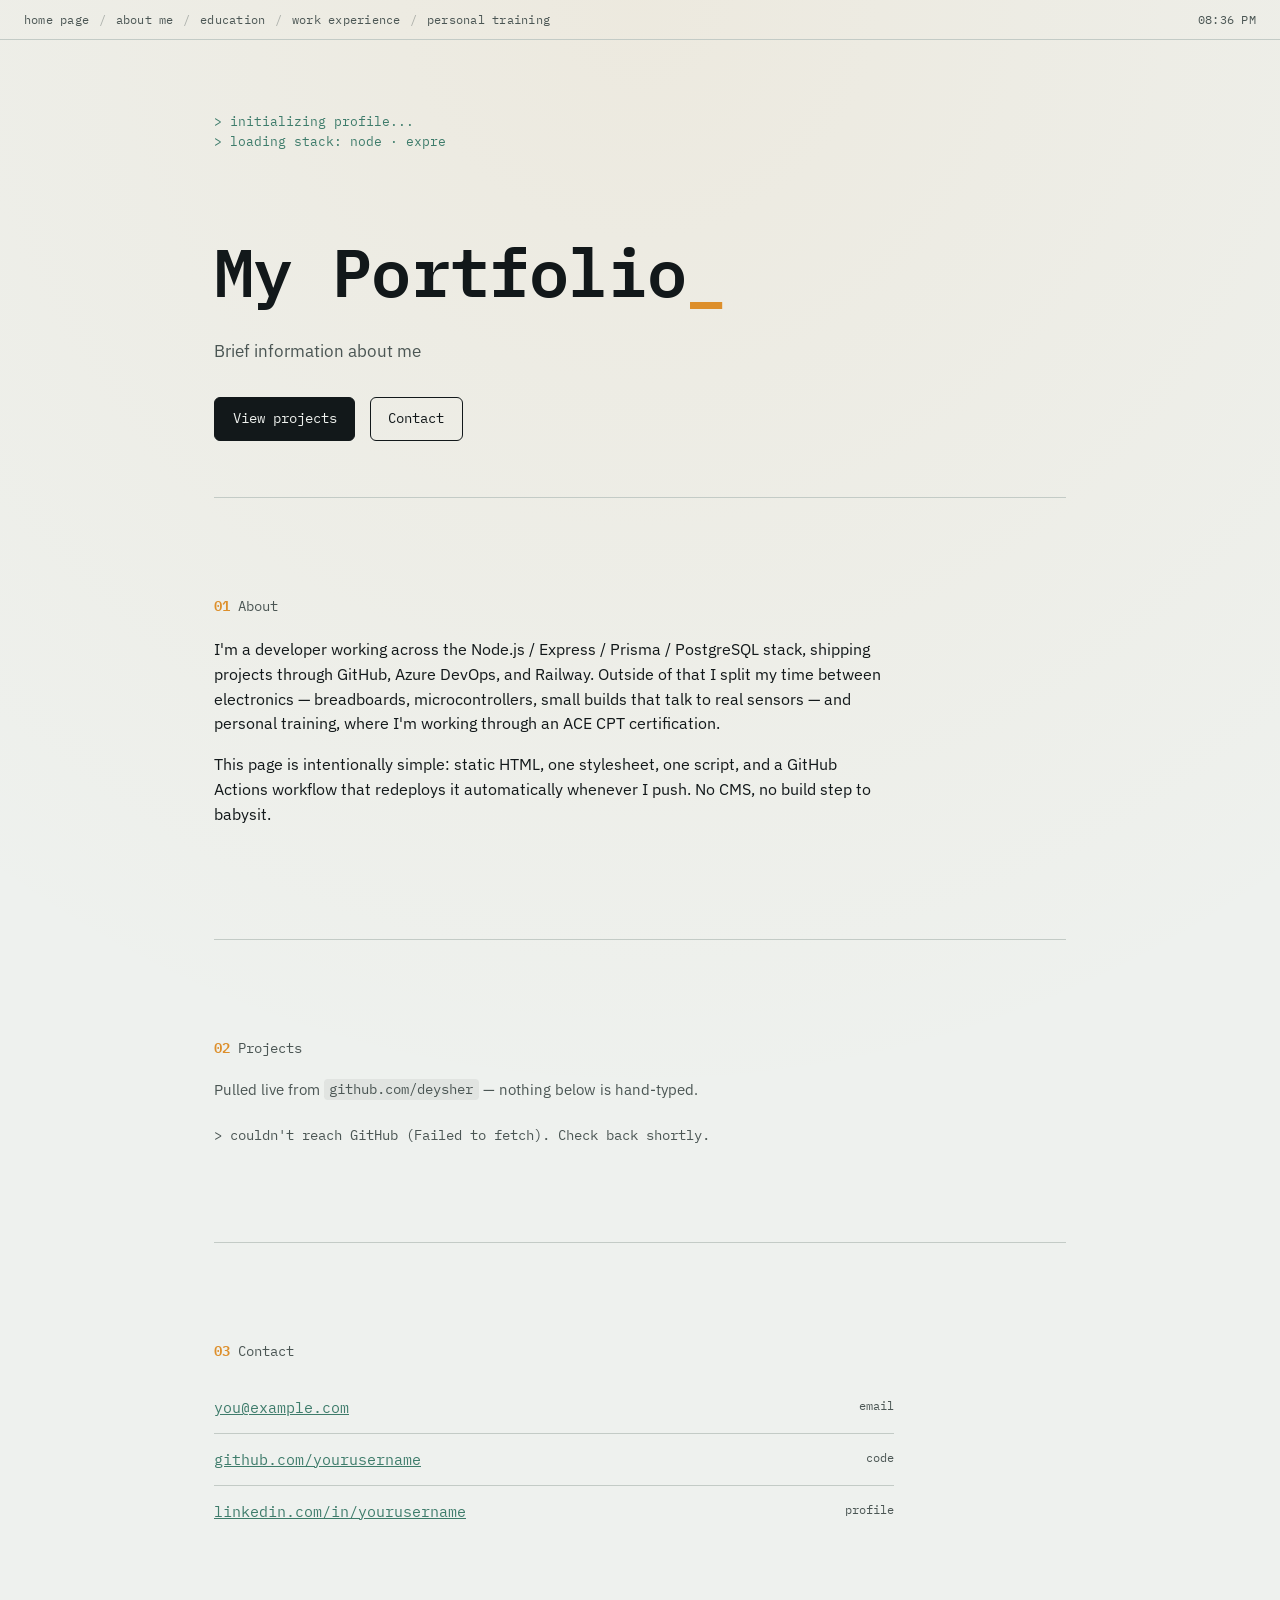
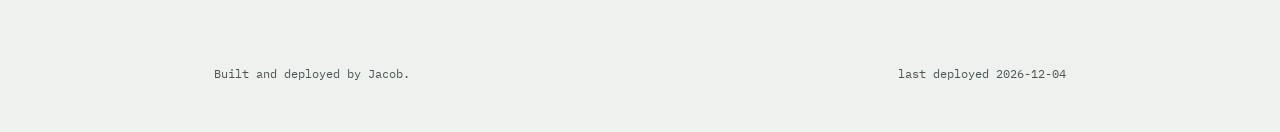
<file: index.html>
<!DOCTYPE html>
<html lang="en">
<head>
<meta charset="UTF-8" />
<meta name="viewport" content="width=device-width, initial-scale=1.0" />
<title>Jacob — Software / Hardware / Coaching</title>
<meta name="description" content="Portfolio of Jacob — software development, hardware projects, and personal training." />
<link rel="preconnect" href="https://fonts.googleapis.com">
<link rel="preconnect" href="https://fonts.gstatic.com" crossorigin>
<link href="https://fonts.googleapis.com/css2?family=IBM+Plex+Mono:wght@400;500;600&family=IBM+Plex+Sans:wght@400;500;600;700&display=swap" rel="stylesheet">
<link rel="stylesheet" href="style.css">
</head>
<body>

  <div class="statusbar">
    <a href="index.html" class="statusbar__item">home page</a>
    <span class="statusbar__sep">/</span>
    <a href="about.html" class="statusbar__item">about me</a>
    <span class="statusbar__sep">/</span>
    <a href="education.html" class="statusbar__item">education</a>
    <span class="statusbar__sep">/</span>
    <a href="workExperience.html" class="statusbar__item">work experience</a>
    <span class="statusbar__sep">/</span>
    <a href="personalTraining.html" class="statusbar__item">personal training</a>
    <span class="statusbar__item" id="clock"></span>
  </div>

  <header class="hero">
    <pre class="boot" id="boot" aria-live="polite"></pre>
    <h1 class="hero__title">My Portfolio<span class="hero__cursor">_</span></h1>
    <p class="hero__tagline">Brief information about me</p>
    <div class="hero__links">
      <a href="#projects" class="btn btn--primary">View projects</a>
      <a href="#contact" class="btn">Contact</a>
    </div>
  </header>

  <main>

    <section class="section" id="about">
      <div class="section__label">
        <span class="index">01</span>
        <span>About</span>
      </div>
      <div class="section__body">
        <p>
          I'm a developer working across the Node.js / Express / Prisma / PostgreSQL stack,
          shipping projects through GitHub, Azure DevOps, and Railway. Outside of that I split
          my time between electronics — breadboards, microcontrollers, small builds that talk
          to real sensors — and personal training, where I'm working through an ACE CPT
          certification.
        </p>
        <p>
          This page is intentionally simple: static HTML, one stylesheet, one script, and a
          GitHub Actions workflow that redeploys it automatically whenever I push. No CMS,
          no build step to babysit.
        </p>
      </div>
    </section>

    <section class="section" id="projects">
      <div class="section__label">
        <span class="index">02</span>
        <span>Projects</span>
      </div>
      <div class="section__body">
        <p class="projects__note">Pulled live from
          <code id="gh-user-label">github.com/yourusername</code> — nothing below is hand-typed.</p>
        <ul class="projects__list" id="projects-list">
          <li class="projects__status" id="projects-status">&gt; fetching repositories…</li>
        </ul>
      </div>
    </section>

    <section class="section" id="contact">
      <div class="section__label">
        <span class="index">03</span>
        <span>Contact</span>
      </div>
      <div class="section__body">
        <ul class="linklist">
          <li><a href="mailto:you@example.com">you@example.com</a><span class="linklist__meta">email</span></li>
          <li><a href="https://github.com/yourusername" target="_blank" rel="noopener">github.com/yourusername</a><span class="linklist__meta">code</span></li>
          <li><a href="https://linkedin.com/in/yourusername" target="_blank" rel="noopener">linkedin.com/in/yourusername</a><span class="linklist__meta">profile</span></li>
        </ul>
      </div>
    </section>

  </main>

  <footer class="footer">
    <span>Built and deployed by Jacob.</span>
    <span id="build-stamp"></span>
  </footer>

  <script src="script.js"></script>
</body>
</html>
</file>
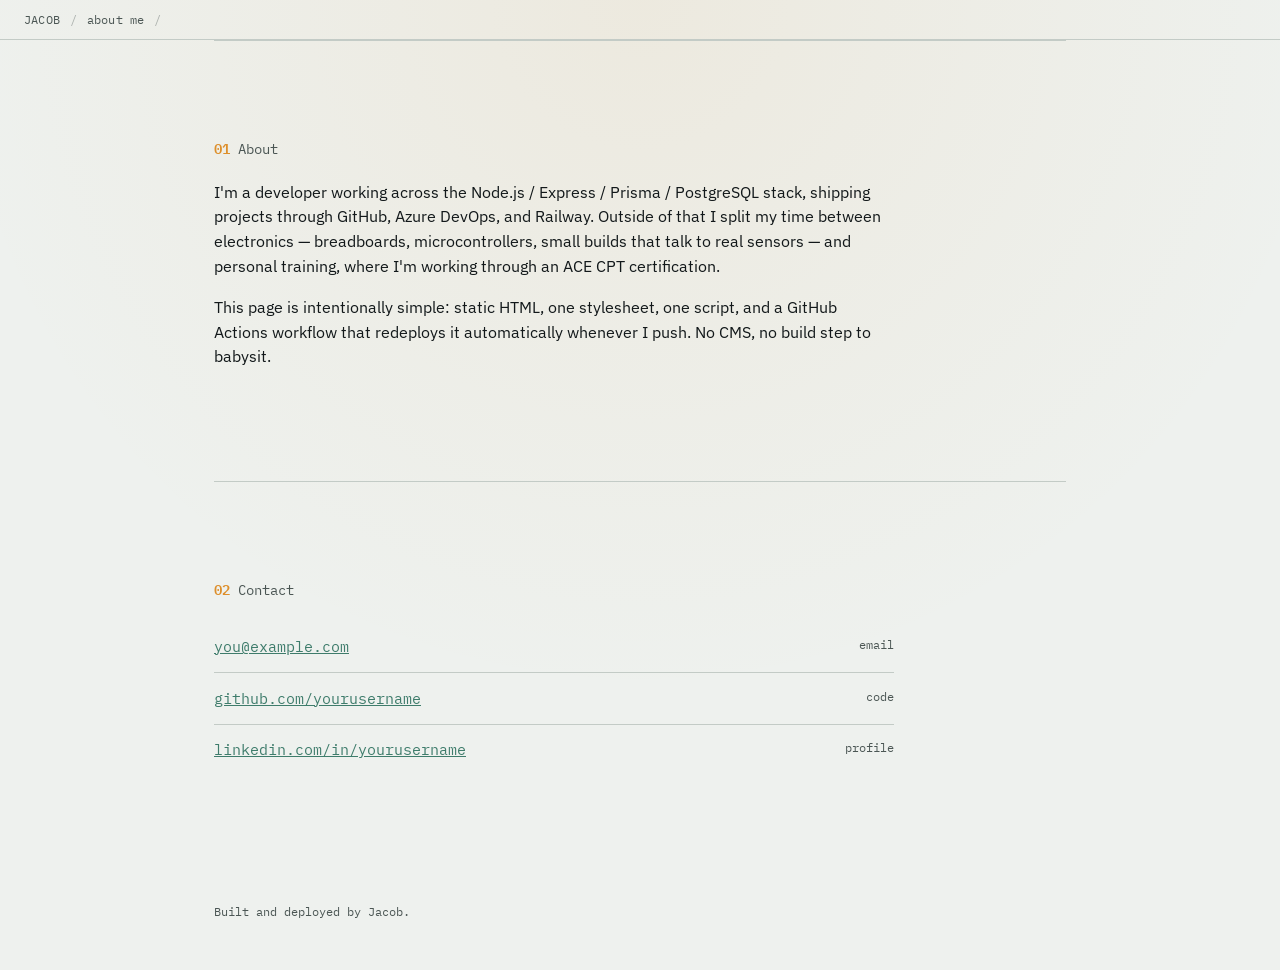
<file: about.html>
<!DOCTYPE html>
<html lang="en">
<head>
<meta charset="UTF-8" />
<meta name="viewport" content="width=device-width, initial-scale=1.0" />
<title>Jacob — Software / Hardware / Coaching</title>
<meta name="description" content="Portfolio of Jacob — software development, hardware projects, and personal training." />
<link rel="preconnect" href="https://fonts.googleapis.com">
<link rel="preconnect" href="https://fonts.gstatic.com" crossorigin>
<link href="https://fonts.googleapis.com/css2?family=IBM+Plex+Mono:wght@400;500;600&family=IBM+Plex+Sans:wght@400;500;600;700&display=swap" rel="stylesheet">
<link rel="stylesheet" href="style.css">
</head>
<body>

  <div class="statusbar">
    <span class="statusbar__item">JACOB</span>
    <span class="statusbar__sep">/</span>
    <a href="about.html" class="statusbar__item">about me</a>
    <span class="statusbar__sep">/</span>
    <span class="statusbar__item" id="clock"></span>
  </div>

  <main>

    <section class="section" id="about">
      <div class="section__label">
        <span class="index">01</span>
        <span>About</span>
      </div>
      <div class="section__body">
        <p>
          I'm a developer working across the Node.js / Express / Prisma / PostgreSQL stack,
          shipping projects through GitHub, Azure DevOps, and Railway. Outside of that I split
          my time between electronics — breadboards, microcontrollers, small builds that talk
          to real sensors — and personal training, where I'm working through an ACE CPT
          certification.
        </p>
        <p>
          This page is intentionally simple: static HTML, one stylesheet, one script, and a
          GitHub Actions workflow that redeploys it automatically whenever I push. No CMS,
          no build step to babysit.
        </p>
      </div>
    </section>

    <section class="section" id="contact">
      <div class="section__label">
        <span class="index">02</span>
        <span>Contact</span>
      </div>
      <div class="section__body">
        <ul class="linklist">
          <li><a href="mailto:you@example.com">you@example.com</a><span class="linklist__meta">email</span></li>
          <li><a href="https://github.com/yourusername" target="_blank" rel="noopener">github.com/yourusername</a><span class="linklist__meta">code</span></li>
          <li><a href="https://linkedin.com/in/yourusername" target="_blank" rel="noopener">linkedin.com/in/yourusername</a><span class="linklist__meta">profile</span></li>
        </ul>
      </div>
    </section>

  </main>

  <footer class="footer">
    <span>Built and deployed by Jacob.</span>
    <span id="build-stamp"></span>
  </footer>

  <script src="script.js"></script>
</body>
</html>
</file>
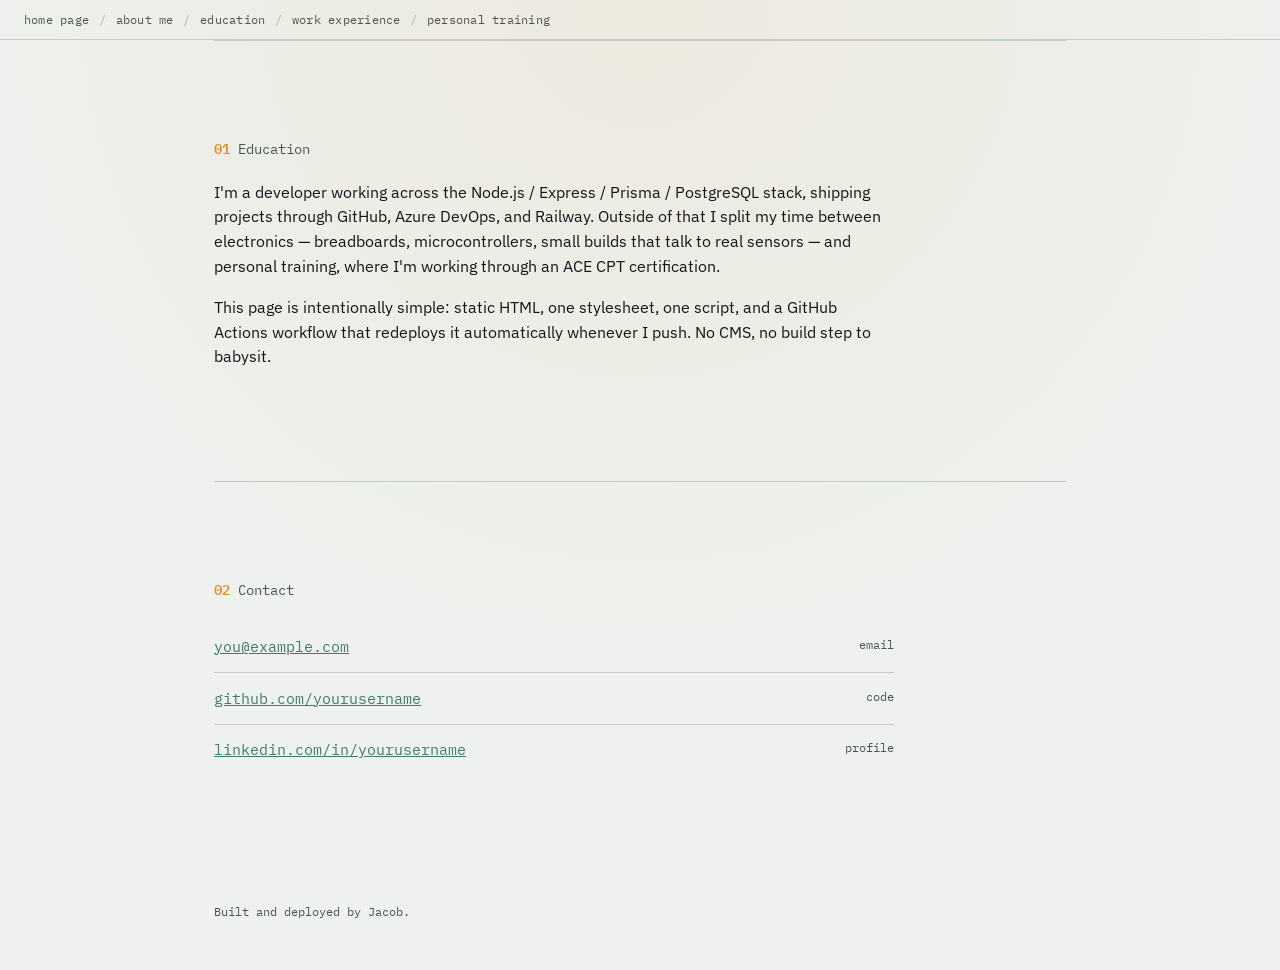
<file: education.html>
<!DOCTYPE html>
<html lang="en">
<head>
<meta charset="UTF-8" />
<meta name="viewport" content="width=device-width, initial-scale=1.0" />
<title>Jacob — Software / Hardware / Coaching</title>
<meta name="description" content="Portfolio of Jacob — software development, hardware projects, and personal training." />
<link rel="preconnect" href="https://fonts.googleapis.com">
<link rel="preconnect" href="https://fonts.gstatic.com" crossorigin>
<link href="https://fonts.googleapis.com/css2?family=IBM+Plex+Mono:wght@400;500;600&family=IBM+Plex+Sans:wght@400;500;600;700&display=swap" rel="stylesheet">
<link rel="stylesheet" href="style.css">
</head>
<body>

  <div class="statusbar">
    <a href="index.html" class="statusbar__item">home page</a>
    <span class="statusbar__sep">/</span>
    <a href="about.html" class="statusbar__item">about me</a>
    <span class="statusbar__sep">/</span>
    <a href="education.html" class="statusbar__item">education</a>
    <span class="statusbar__sep">/</span>
    <a href="workExperience.html" class="statusbar__item">work experience</a>
    <span class="statusbar__sep">/</span>
    <a href="personalTraining.html" class="statusbar__item">personal training</a>
    <span class="statusbar__item" id="clock"></span>
  </div>

  <main>

    <section class="section" id="about">
      <div class="section__label">
        <span class="index">01</span>
        <span>Education</span>
      </div>
      <div class="section__body">
        <p>
          I'm a developer working across the Node.js / Express / Prisma / PostgreSQL stack,
          shipping projects through GitHub, Azure DevOps, and Railway. Outside of that I split
          my time between electronics — breadboards, microcontrollers, small builds that talk
          to real sensors — and personal training, where I'm working through an ACE CPT
          certification.
        </p>
        <p>
          This page is intentionally simple: static HTML, one stylesheet, one script, and a
          GitHub Actions workflow that redeploys it automatically whenever I push. No CMS,
          no build step to babysit.
        </p>
      </div>
    </section>

    <section class="section" id="contact">
      <div class="section__label">
        <span class="index">02</span>
        <span>Contact</span>
      </div>
      <div class="section__body">
        <ul class="linklist">
          <li><a href="mailto:you@example.com">you@example.com</a><span class="linklist__meta">email</span></li>
          <li><a href="https://github.com/yourusername" target="_blank" rel="noopener">github.com/yourusername</a><span class="linklist__meta">code</span></li>
          <li><a href="https://linkedin.com/in/yourusername" target="_blank" rel="noopener">linkedin.com/in/yourusername</a><span class="linklist__meta">profile</span></li>
        </ul>
      </div>
    </section>

  </main>

  <footer class="footer">
    <span>Built and deployed by Jacob.</span>
    <span id="build-stamp"></span>
  </footer>

  <script src="script.js"></script>
</body>
</html>
</file>
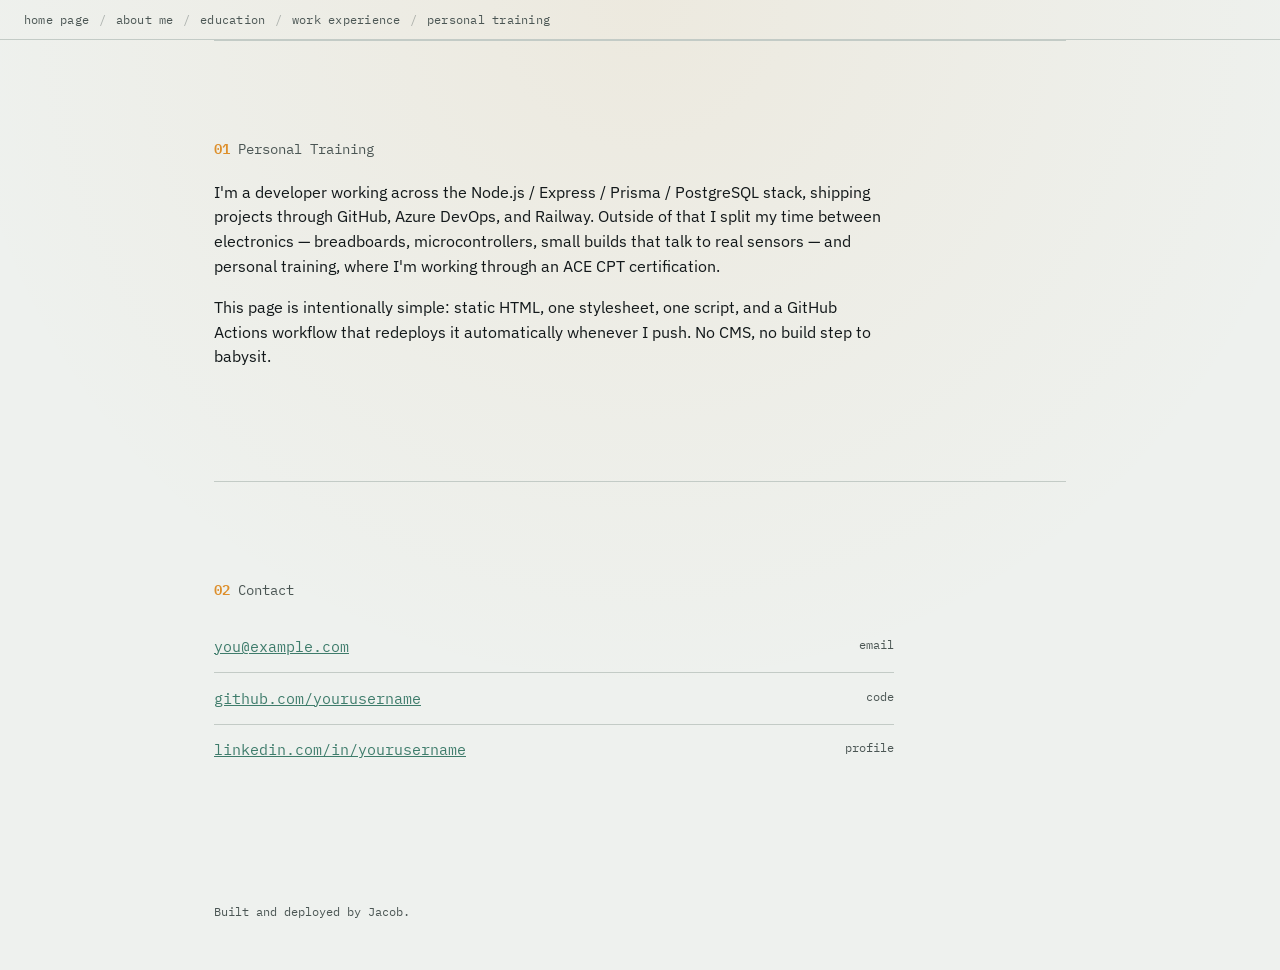
<file: personalTraining.html>
<!DOCTYPE html>
<html lang="en">
<head>
<meta charset="UTF-8" />
<meta name="viewport" content="width=device-width, initial-scale=1.0" />
<title>Jacob — Software / Hardware / Coaching</title>
<meta name="description" content="Portfolio of Jacob — software development, hardware projects, and personal training." />
<link rel="preconnect" href="https://fonts.googleapis.com">
<link rel="preconnect" href="https://fonts.gstatic.com" crossorigin>
<link href="https://fonts.googleapis.com/css2?family=IBM+Plex+Mono:wght@400;500;600&family=IBM+Plex+Sans:wght@400;500;600;700&display=swap" rel="stylesheet">
<link rel="stylesheet" href="style.css">
</head>
<body>

  <div class="statusbar">
    <a href="index.html" class="statusbar__item">home page</a>
    <span class="statusbar__sep">/</span>
    <a href="about.html" class="statusbar__item">about me</a>
    <span class="statusbar__sep">/</span>
    <a href="education.html" class="statusbar__item">education</a>
    <span class="statusbar__sep">/</span>
    <a href="workExperience.html" class="statusbar__item">work experience</a>
    <span class="statusbar__sep">/</span>
    <a href="personalTraining.html" class="statusbar__item">personal training</a>
    <span class="statusbar__item" id="clock"></span>
  </div>

  <main>

    <section class="section" id="about">
      <div class="section__label">
        <span class="index">01</span>
        <span>Personal Training</span>
      </div>
      <div class="section__body">
        <p>
          I'm a developer working across the Node.js / Express / Prisma / PostgreSQL stack,
          shipping projects through GitHub, Azure DevOps, and Railway. Outside of that I split
          my time between electronics — breadboards, microcontrollers, small builds that talk
          to real sensors — and personal training, where I'm working through an ACE CPT
          certification.
        </p>
        <p>
          This page is intentionally simple: static HTML, one stylesheet, one script, and a
          GitHub Actions workflow that redeploys it automatically whenever I push. No CMS,
          no build step to babysit.
        </p>
      </div>
    </section>

    <section class="section" id="contact">
      <div class="section__label">
        <span class="index">02</span>
        <span>Contact</span>
      </div>
      <div class="section__body">
        <ul class="linklist">
          <li><a href="mailto:you@example.com">you@example.com</a><span class="linklist__meta">email</span></li>
          <li><a href="https://github.com/yourusername" target="_blank" rel="noopener">github.com/yourusername</a><span class="linklist__meta">code</span></li>
          <li><a href="https://linkedin.com/in/yourusername" target="_blank" rel="noopener">linkedin.com/in/yourusername</a><span class="linklist__meta">profile</span></li>
        </ul>
      </div>
    </section>

  </main>

  <footer class="footer">
    <span>Built and deployed by Jacob.</span>
    <span id="build-stamp"></span>
  </footer>

  <script src="script.js"></script>
</body>
</html>
</file>
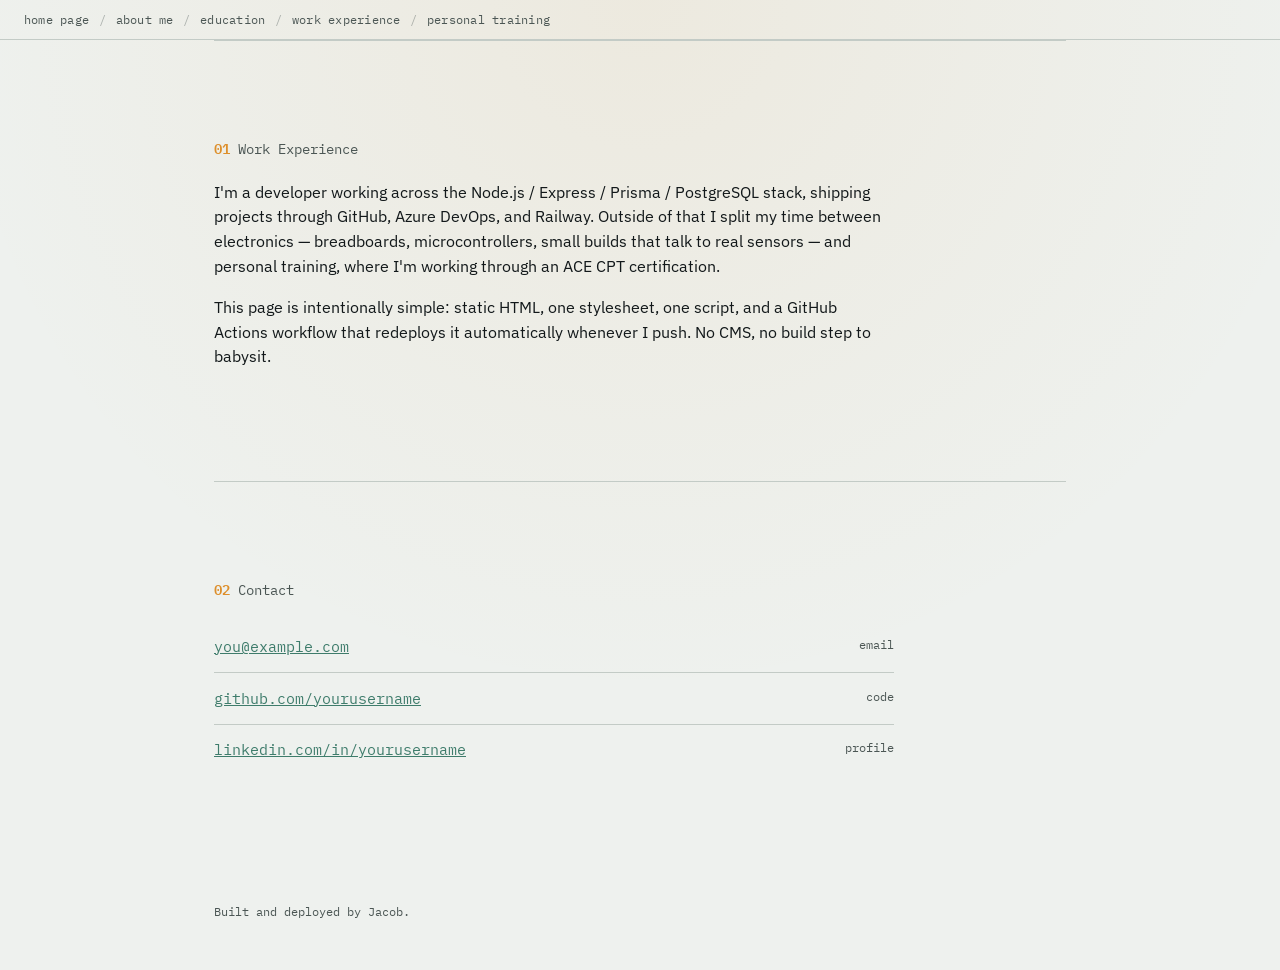
<file: workExperience.html>
<!DOCTYPE html>
<html lang="en">
<head>
<meta charset="UTF-8" />
<meta name="viewport" content="width=device-width, initial-scale=1.0" />
<title>Jacob — Software / Hardware / Coaching</title>
<meta name="description" content="Portfolio of Jacob — software development, hardware projects, and personal training." />
<link rel="preconnect" href="https://fonts.googleapis.com">
<link rel="preconnect" href="https://fonts.gstatic.com" crossorigin>
<link href="https://fonts.googleapis.com/css2?family=IBM+Plex+Mono:wght@400;500;600&family=IBM+Plex+Sans:wght@400;500;600;700&display=swap" rel="stylesheet">
<link rel="stylesheet" href="style.css">
</head>
<body>

  <div class="statusbar">
    <a href="index.html" class="statusbar__item">home page</a>
    <span class="statusbar__sep">/</span>
    <a href="about.html" class="statusbar__item">about me</a>
    <span class="statusbar__sep">/</span>
    <a href="education.html" class="statusbar__item">education</a>
    <span class="statusbar__sep">/</span>
    <a href="workExperience.html" class="statusbar__item">work experience</a>
    <span class="statusbar__sep">/</span>
    <a href="personalTraining.html" class="statusbar__item">personal training</a>
    <span class="statusbar__item" id="clock"></span>
  </div>

  <main>

    <section class="section" id="about">
      <div class="section__label">
        <span class="index">01</span>
        <span>Work Experience</span>
      </div>
      <div class="section__body">
        <p>
          I'm a developer working across the Node.js / Express / Prisma / PostgreSQL stack,
          shipping projects through GitHub, Azure DevOps, and Railway. Outside of that I split
          my time between electronics — breadboards, microcontrollers, small builds that talk
          to real sensors — and personal training, where I'm working through an ACE CPT
          certification.
        </p>
        <p>
          This page is intentionally simple: static HTML, one stylesheet, one script, and a
          GitHub Actions workflow that redeploys it automatically whenever I push. No CMS,
          no build step to babysit.
        </p>
      </div>
    </section>

    <section class="section" id="contact">
      <div class="section__label">
        <span class="index">02</span>
        <span>Contact</span>
      </div>
      <div class="section__body">
        <ul class="linklist">
          <li><a href="mailto:you@example.com">you@example.com</a><span class="linklist__meta">email</span></li>
          <li><a href="https://github.com/yourusername" target="_blank" rel="noopener">github.com/yourusername</a><span class="linklist__meta">code</span></li>
          <li><a href="https://linkedin.com/in/yourusername" target="_blank" rel="noopener">linkedin.com/in/yourusername</a><span class="linklist__meta">profile</span></li>
        </ul>
      </div>
    </section>

  </main>

  <footer class="footer">
    <span>Built and deployed by Jacob.</span>
    <span id="build-stamp"></span>
  </footer>

  <script src="script.js"></script>
</body>
</html>
</file>
<file: style.css>
:root {
  --paper: #eef1ee;
  --paper-line: rgba(18, 24, 26, 0.06);
  --ink: #12181a;
  --ink-soft: #4b5654;
  --line: #c3cbc6;
  --amber: #dd8f2b;
  --trace: #3e7c6b;

  --mono: 'IBM Plex Mono', ui-monospace, SFMono-Regular, Menlo, monospace;
  --sans: 'IBM Plex Sans', -apple-system, BlinkMacSystemFont, sans-serif;

  --measure: 68ch;
}

* { box-sizing: border-box; }

html { scroll-behavior: smooth; }

@media (prefers-reduced-motion: reduce) {
  html { scroll-behavior: auto; }
  * { animation-duration: 0.01ms !important; animation-iteration-count: 1 !important; transition-duration: 0.01ms !important; }
}

body {
  margin: 0;
  color: var(--ink);
  font-family: var(--sans);
  line-height: 1.55;
  -webkit-font-smoothing: antialiased;
  background-color: var(--paper);
  background-image: radial-gradient(circle at 50% 0%, rgba(221, 143, 43, 0.08), transparent 60%);
  background-repeat: no-repeat;
}

a { color: var(--trace); }
a:hover { color: var(--amber); }

:focus-visible {
  outline: 2px solid var(--amber);
  outline-offset: 3px;
}

code {
  font-family: var(--mono);
  font-size: 0.92em;
  background: rgba(18, 24, 26, 0.06);
  padding: 0.1em 0.4em;
  border-radius: 4px;
}

/* status bar */
.statusbar {
  display: flex;
  gap: 0.6rem;
  align-items: center;
  padding: 0.6rem 1.5rem;
  font-family: var(--mono);
  font-size: 0.78rem;
  letter-spacing: 0.02em;
  color: var(--ink-soft);
  border-bottom: 1px solid var(--line);
}
.statusbar__sep { opacity: 0.4; }
#clock { margin-left: auto; }
.statusbar__item {
  text-decoration: none;
  color: var(--ink-soft);
  transition: color 0.15s ease;
}
.statusbar__item:hover { color: var(--amber); }

/* hero */
.hero {
  max-width: 900px;
  margin: 0 auto;
  padding: 4.5rem 1.5rem 3.5rem;
}

.boot {
  font-family: var(--mono);
  font-size: 0.82rem;
  color: var(--trace);
  min-height: 6.6em;
  margin: 0 0 1.25rem;
  white-space: pre-wrap;
}

.hero__title {
  font-family: var(--mono);
  font-weight: 600;
  font-size: clamp(2.5rem, 7vw, 4.2rem);
  margin: 0 0 1rem;
  letter-spacing: -0.01em;
}

.hero__cursor {
  display: inline-block;
  color: var(--amber);
  animation: blink 1.1s steps(1) infinite;
}
@keyframes blink { 50% { opacity: 0; } }

.hero__tagline {
  max-width: var(--measure);
  font-size: 1.08rem;
  color: var(--ink-soft);
  margin: 0 0 2rem;
}

.hero__links { display: flex; gap: 0.9rem; }

.btn {
  font-family: var(--mono);
  font-size: 0.85rem;
  text-decoration: none;
  padding: 0.65rem 1.1rem;
  border: 1px solid var(--ink);
  border-radius: 6px;
  color: var(--ink);
  display: inline-block;
  transition: background-color 0.15s ease, color 0.15s ease, border-color 0.15s ease, transform 0.15s ease;
}
.btn:hover { background: var(--ink); color: var(--paper); transform: translateY(-1px); }
.btn--primary {
  background: var(--ink);
  color: var(--paper);
  border-color: var(--ink);
}
.btn--primary:hover {
  background: var(--amber);
  border-color: var(--amber);
  color: var(--ink);
}

/* sections */
main {
  max-width: 900px;
  margin: 0 auto;
  padding: 0 1.5rem;
}

.section {
  padding: 6rem 0;
  border-top: 1px solid var(--line);
}

.section__label {
  font-family: var(--mono);
  font-size: 0.85rem;
  color: var(--ink-soft);
  display: flex;
  gap: 0.5rem;
  align-items: baseline;
  margin-bottom: 1.25rem;
}
.section__label .index {
  color: var(--amber);
  font-weight: 600;
}

.section__body { max-width: var(--measure); }
.section__body p { margin: 0 0 1rem; }

/* projects */
.projects__note {
  font-size: 0.92rem;
  color: var(--ink-soft);
  margin-bottom: 1.5rem !important;
}

.projects__list {
  list-style: none;
  margin: 0;
  padding: 0;
}

.projects__status {
  font-family: var(--mono);
  font-size: 0.85rem;
  color: var(--ink-soft);
}

.project {
  padding: 1.1rem 0;
  border-top: 1px solid var(--line);
}
.project:first-child { border-top: none; }

.project__row {
  display: flex;
  justify-content: space-between;
  align-items: baseline;
  gap: 1rem;
  flex-wrap: wrap;
}

.project__name {
  font-family: var(--mono);
  font-weight: 600;
  font-size: 1rem;
  text-decoration: none;
  color: var(--ink);
}
.project__name:hover { color: var(--trace); }

.project__meta {
  font-family: var(--mono);
  font-size: 0.76rem;
  color: var(--ink-soft);
  white-space: nowrap;
}

.project__desc {
  margin: 0.4rem 0 0;
  color: var(--ink-soft);
  font-size: 0.95rem;
}

.project__lang {
  display: inline-block;
  margin-top: 0.5rem;
  font-family: var(--mono);
  font-size: 0.72rem;
  color: var(--trace);
  border-bottom: 1px solid var(--trace);
  border-radius: 2px;
}

/* contact */
.linklist {
  list-style: none;
  margin: 0;
  padding: 0;
}
.linklist li {
  display: flex;
  justify-content: space-between;
  padding: 0.85rem 0;
  border-top: 1px solid var(--line);
  font-family: var(--mono);
  font-size: 0.95rem;
}
.linklist li:first-child { border-top: none; }
.linklist__meta { color: var(--ink-soft); font-size: 0.78rem; }

/* footer */
.footer {
  max-width: 900px;
  margin: 0 auto;
  padding: 2rem 1.5rem 3rem;
  display: flex;
  justify-content: space-between;
  font-family: var(--mono);
  font-size: 0.76rem;
  color: var(--ink-soft);
}

@media (max-width: 620px) {
  .hero { padding-top: 3rem; }
}
</file>
